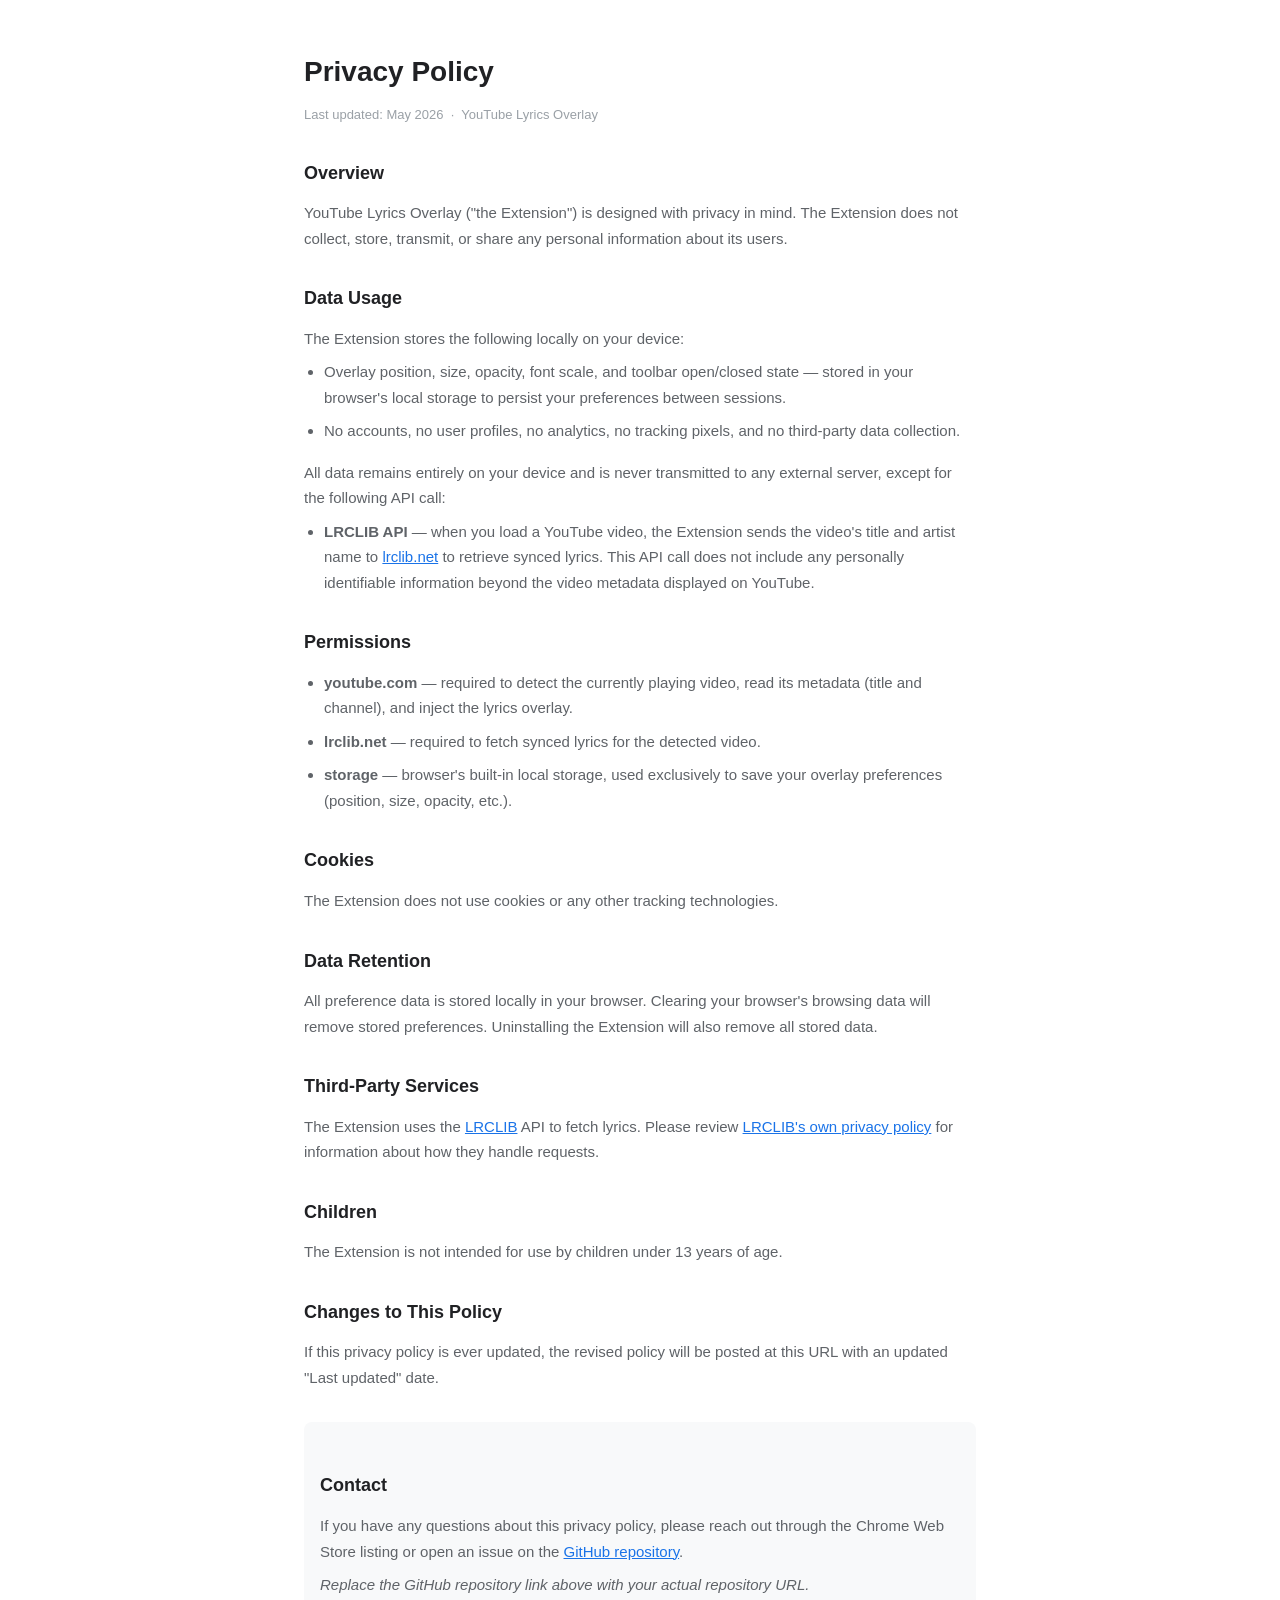
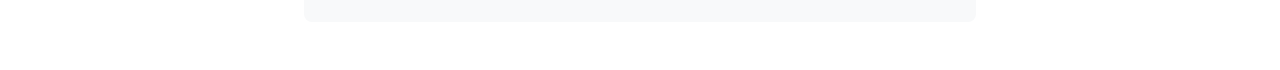
<file: index.html>
<!DOCTYPE html>
<html lang="en">
<head>
  <meta charset="UTF-8">
  <meta name="viewport" content="width=device-width, initial-scale=1.0">
  <title>YouTube Lyrics Overlay — Privacy Policy</title>
  <style>
    * { box-sizing: border-box; margin: 0; padding: 0; }
    body {
      font-family: -apple-system, BlinkMacSystemFont, 'Segoe UI', Roboto, sans-serif;
      max-width: 720px;
      margin: 0 auto;
      padding: 48px 24px;
      line-height: 1.7;
      color: #202124;
      background: #fff;
    }
    h1 { font-size: 28px; margin-bottom: 8px; }
    h2 { font-size: 18px; margin-top: 32px; margin-bottom: 12px; color: #202124; }
    p, li { font-size: 15px; color: #5f6368; margin-bottom: 8px; }
    ul { padding-left: 20px; margin-bottom: 16px; }
    .meta { font-size: 13px; color: #9aa0a6; margin-bottom: 32px; }
    a { color: #1a73e8; }
    .contact { background: #f8f9fa; padding: 16px; border-radius: 8px; margin-top: 32px; }
  </style>
</head>
<body>

  <h1>Privacy Policy</h1>
  <p class="meta">Last updated: May 2026 &nbsp;·&nbsp; YouTube Lyrics Overlay</p>

  <h2>Overview</h2>
  <p>
    YouTube Lyrics Overlay ("the Extension") is designed with privacy in mind.
    The Extension does not collect, store, transmit, or share any personal
    information about its users.
  </p>

  <h2>Data Usage</h2>
  <p>The Extension stores the following locally on your device:</p>
  <ul>
    <li>Overlay position, size, opacity, font scale, and toolbar open/closed state — stored in your browser's local storage to persist your preferences between sessions.</li>
    <li>No accounts, no user profiles, no analytics, no tracking pixels, and no third-party data collection.</li>
  </ul>
  <p>
    All data remains entirely on your device and is never transmitted to any
    external server, except for the following API call:
  </p>
  <ul>
    <li>
      <strong>LRCLIB API</strong> — when you load a YouTube video, the Extension
      sends the video's title and artist name to
      <a href="https://lrclib.net" target="_blank" rel="noopener">lrclib.net</a>
      to retrieve synced lyrics. This API call does not include any personally
      identifiable information beyond the video metadata displayed on YouTube.
    </li>
  </ul>

  <h2>Permissions</h2>
  <ul>
    <li>
      <strong>youtube.com</strong> — required to detect the currently playing
      video, read its metadata (title and channel), and inject the lyrics overlay.
    </li>
    <li>
      <strong>lrclib.net</strong> — required to fetch synced lyrics for the
      detected video.
    </li>
    <li>
      <strong>storage</strong> — browser's built-in local storage, used
      exclusively to save your overlay preferences (position, size, opacity, etc.).
    </li>
  </ul>

  <h2>Cookies</h2>
  <p>
    The Extension does not use cookies or any other tracking technologies.
  </p>

  <h2>Data Retention</h2>
  <p>
    All preference data is stored locally in your browser. Clearing your browser's
    browsing data will remove stored preferences. Uninstalling the Extension will
    also remove all stored data.
  </p>

  <h2>Third-Party Services</h2>
  <p>
    The Extension uses the
    <a href="https://lrclib.net" target="_blank" rel="noopener">LRCLIB</a>
    API to fetch lyrics. Please review
    <a href="https://lrclib.net" target="_blank" rel="noopener">LRCLIB's own privacy policy</a>
    for information about how they handle requests.
  </p>

  <h2>Children</h2>
  <p>
    The Extension is not intended for use by children under 13 years of age.
  </p>

  <h2>Changes to This Policy</h2>
  <p>
    If this privacy policy is ever updated, the revised policy will be posted at
    this URL with an updated "Last updated" date.
  </p>

  <div class="contact">
    <h2>Contact</h2>
    <p>
      If you have any questions about this privacy policy, please reach out
      through the Chrome Web Store listing or open an issue on the
      <a href="https://github.com/rahulsharma25/youtube-lyrics-overlay" target="_blank" rel="noopener">GitHub repository</a>.
    </p>
    <p>
      <em>Replace the GitHub repository link above with your actual repository URL.</em>
    </p>
  </div>

</body>
</html>
</file>
